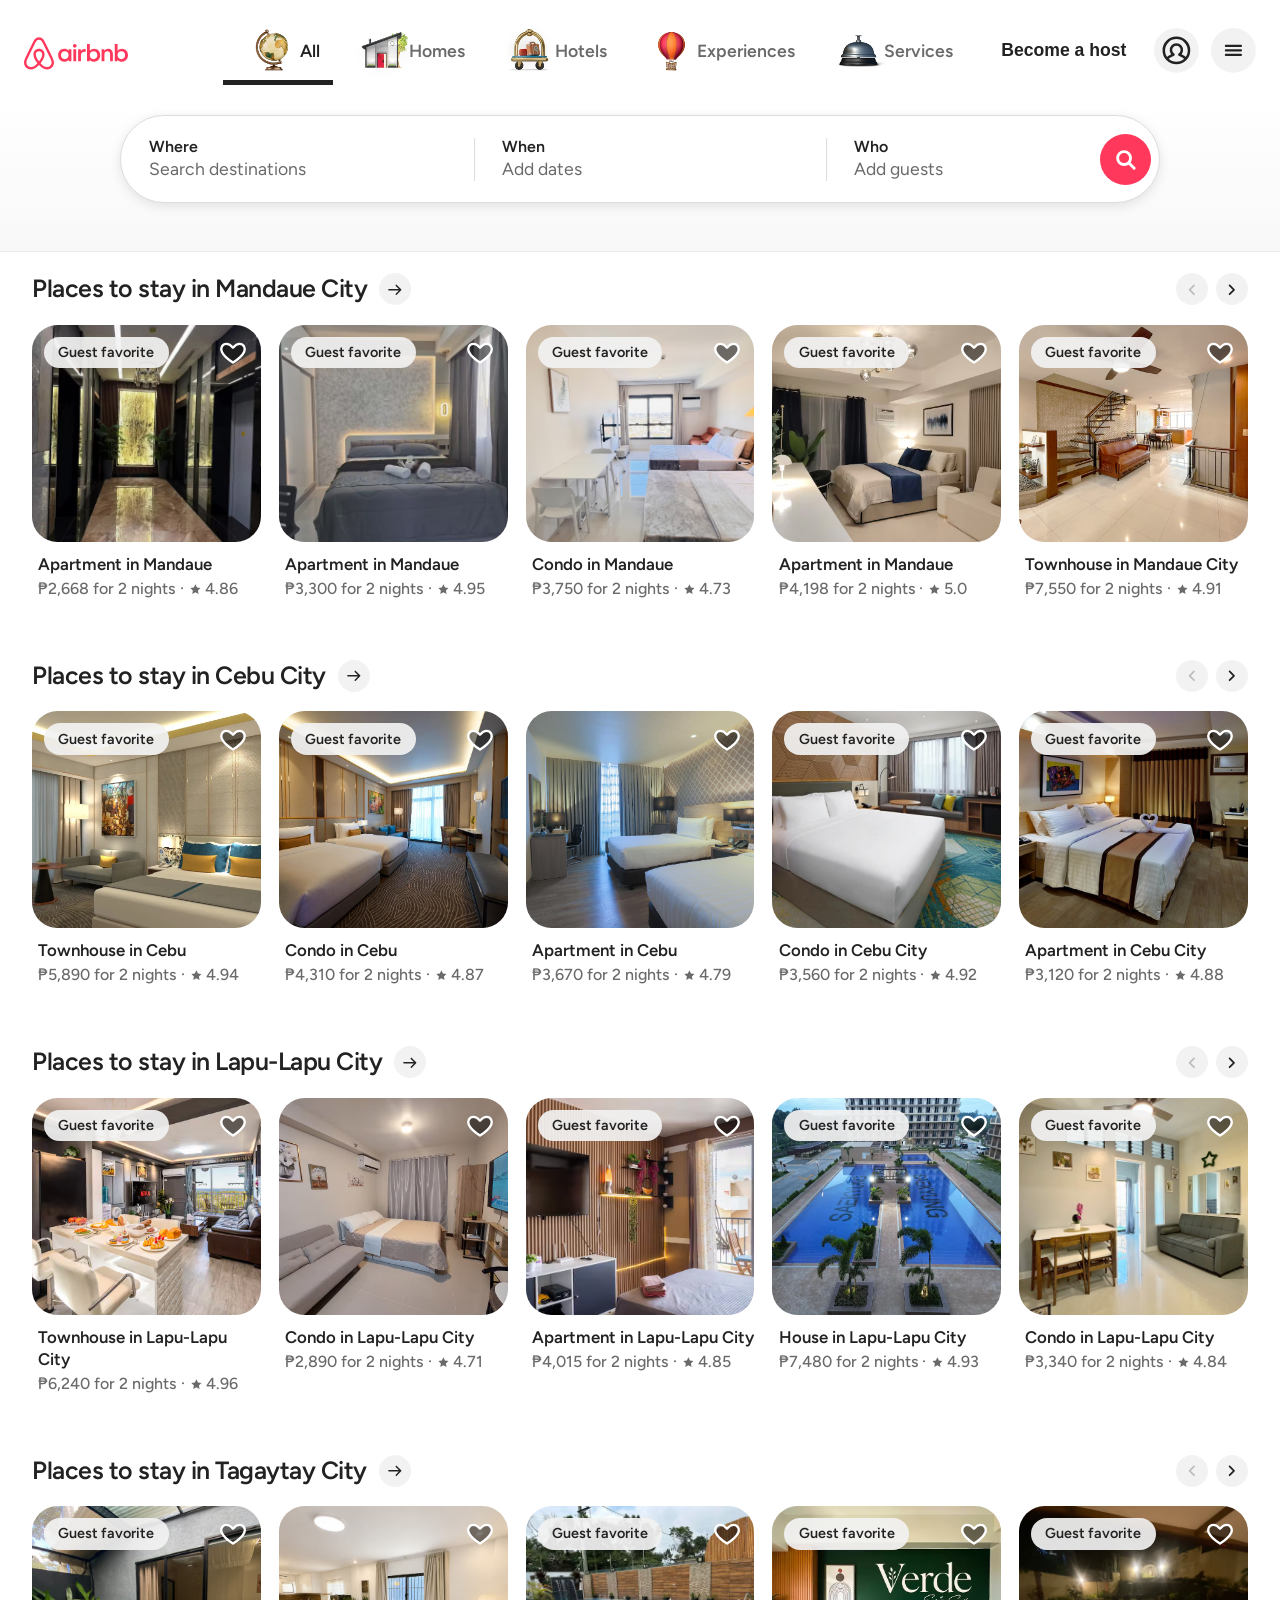
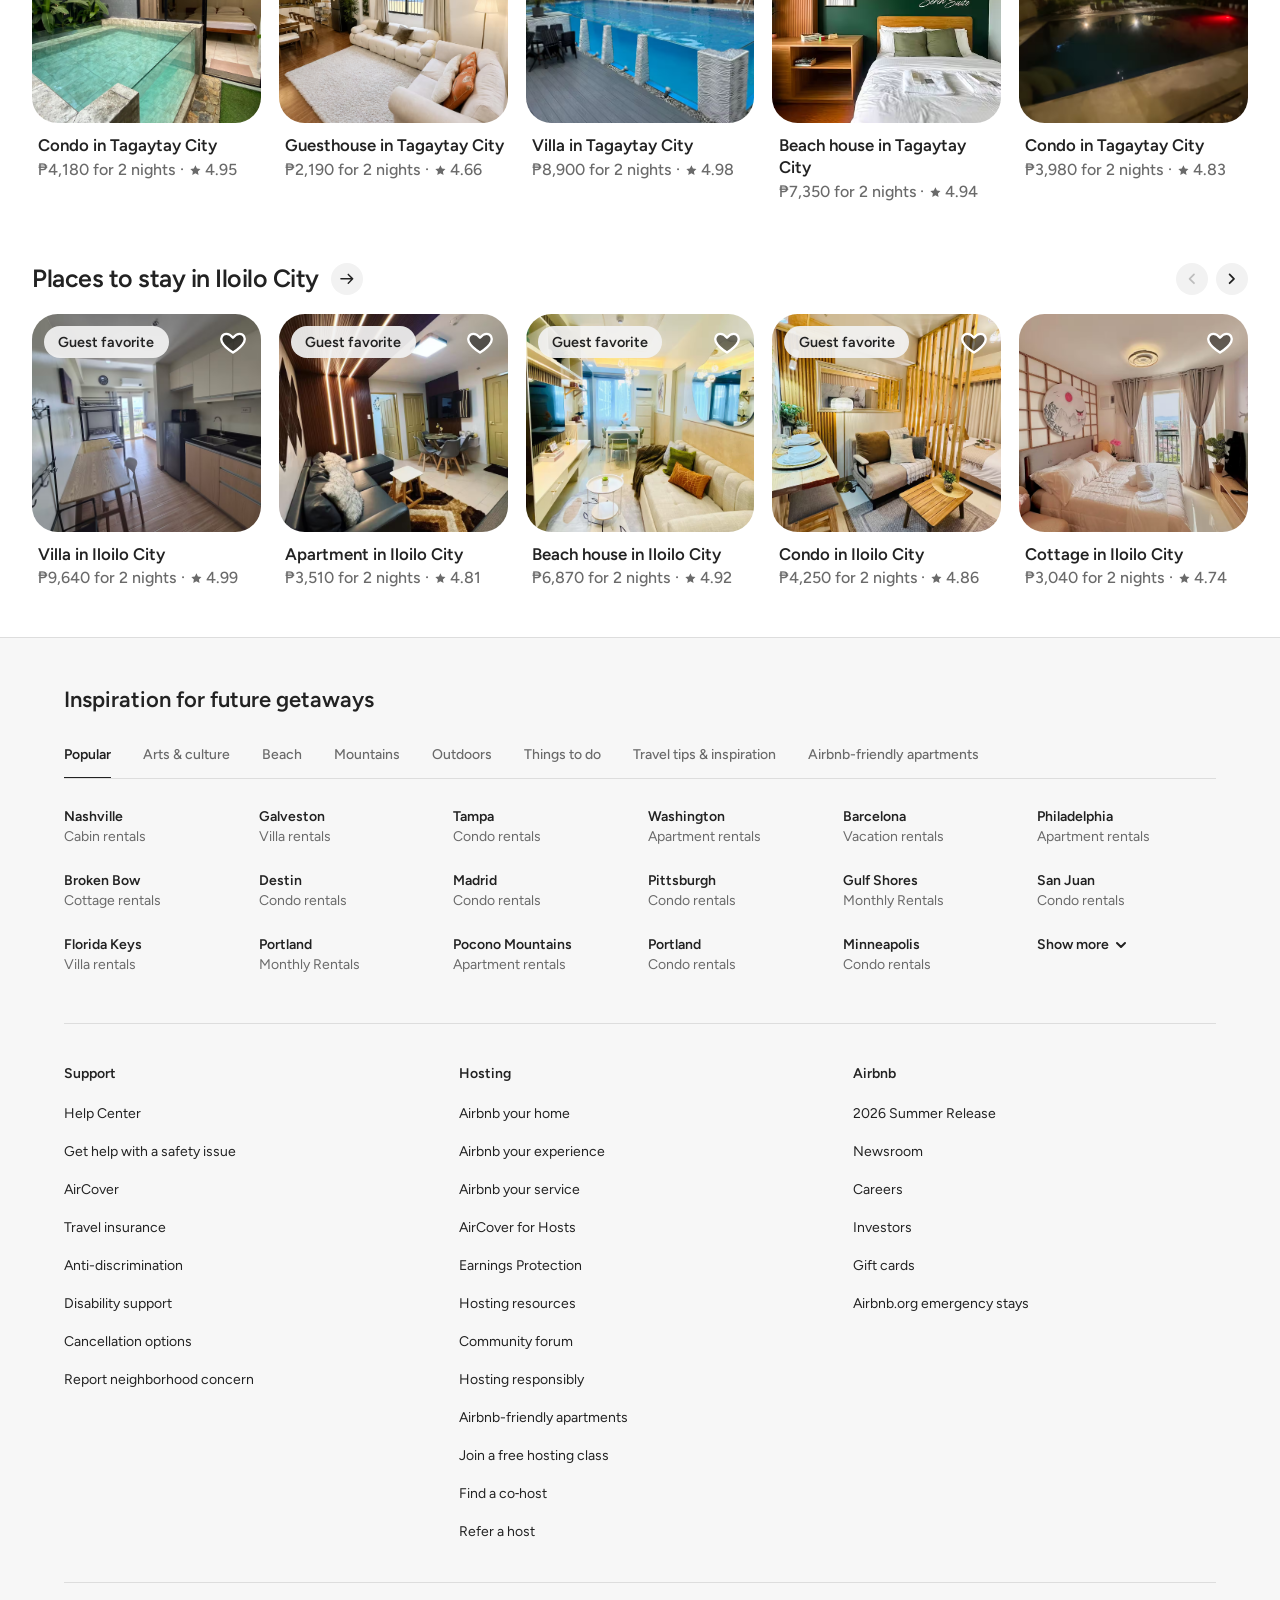
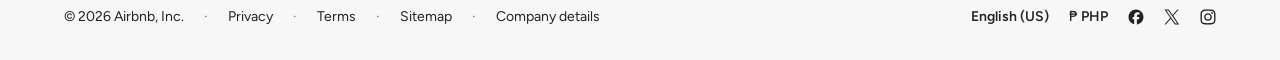
<file: index.html>
<!DOCTYPE html>
<html lang="en">
<head>
    <meta charset="UTF-8">
    <meta name="viewport" content="width=device-width, initial-scale=1.0">
    <title>Airbnb | Vacation rentals, cabins, beach house, & more</title>
    <link rel="preconnect" href="https://fonts.googleapis.com">
    <link rel="preconnect" href="https://fonts.gstatic.com" crossorigin>
    <link href="https://fonts.googleapis.com/css2?family=Figtree:wght@400;500;600;700&display=swap" rel="stylesheet">
    <link rel="icon" type="image/png" href="public/assets/images/tab_icon.png">
    <link rel="stylesheet" href="public/css/main.css">
    <link rel="stylesheet" href="public/css/navbar/navbar.css">
    <link rel="stylesheet" href="public/css/search/search.css">
    <link rel="stylesheet" href="public/css/places/places.css">
    <link rel="stylesheet" href="public/css/footer/footer.css">
    <link rel="stylesheet" href="public/css/navbar/mobile.css">
</head>
<body>
    <header class="hero">
        <div class="navbar">
            <div class="top-navbar">
                <div class="logo">
                    <svg width="102" height="32" viewBox="0 0 3490 1080" style="display: block;"><path d="M1494.71 456.953C1458.28 412.178 1408.46 389.892 1349.68 389.892C1233.51 389.892 1146.18 481.906 1146.18 605.892C1146.18 729.877 1233.51 821.892 1349.68 821.892C1408.46 821.892 1458.28 799.605 1494.71 754.83L1500.95 810.195H1589.84V401.588H1500.95L1494.71 456.953ZM1369.18 736.895C1295.33 736.895 1242.08 683.41 1242.08 605.892C1242.08 528.373 1295.33 474.888 1369.18 474.888C1443.02 474.888 1495.49 529.153 1495.49 605.892C1495.49 682.63 1443.8 736.895 1369.18 736.895ZM1656.11 810.195H1750.46V401.588H1656.11V810.195ZM948.912 666.715C875.618 506.859 795.308 344.664 713.438 184.809C698.623 155.177 670.554 98.2527 645.603 67.8412C609.736 24.1733 556.715 0.779785 502.915 0.779785C449.115 0.779785 396.094 24.1733 360.227 67.8412C335.277 98.2527 307.207 155.177 292.392 184.809C210.522 344.664 130.212 506.859 56.9187 666.715C47.5621 687.769 24.9504 737.675 16.3736 760.289C6.2373 787.581 0.779297 817.213 0.779297 846.845C0.779297 975.509 101.362 1079.22 235.473 1079.22C346.193 1079.22 434.3 1008.26 502.915 934.18C571.53 1008.26 659.638 1079.22 770.357 1079.22C904.468 1079.22 1005.83 975.509 1005.83 846.845C1005.83 817.213 999.593 787.581 989.457 760.289C980.88 737.675 958.268 687.769 948.912 666.715ZM502.915 810.195C447.555 738.455 396.094 649.56 396.094 577.819C396.094 506.079 446.776 470.209 502.915 470.209C559.055 470.209 610.516 508.419 610.516 577.819C610.516 647.22 558.275 738.455 502.915 810.195ZM770.357 998.902C688.362 998.902 618.032 941.557 555.741 872.656C619.966 792.541 690.826 679.121 690.826 577.819C690.826 458.513 598.04 389.892 502.915 389.892C407.79 389.892 315.784 458.513 315.784 577.819C315.784 679.098 386.145 792.478 450.144 872.593C387.845 941.526 317.491 998.902 235.473 998.902C146.586 998.902 81.0898 931.061 81.0898 846.845C81.0898 826.57 84.2087 807.856 91.2261 788.361C98.2436 770.426 120.855 720.52 130.212 701.025C203.505 541.17 282.256 380.534 364.126 220.679C378.941 191.047 403.891 141.921 422.605 119.307C442.877 94.3538 470.947 81.0975 502.915 81.0975C534.883 81.0975 562.953 94.3538 583.226 119.307C601.939 141.921 626.89 191.047 641.704 220.679C723.574 380.534 802.325 541.17 875.618 701.025C884.975 720.52 907.587 770.426 914.604 788.361C921.622 807.856 925.52 826.57 925.52 846.845C925.52 931.061 859.244 998.902 770.357 998.902ZM3285.71 389.892C3226.91 389.892 3175.97 413.098 3139.91 456.953V226.917H3045.56V810.195H3134.45L3140.69 754.83C3177.12 799.605 3226.94 821.892 3285.71 821.892C3401.89 821.892 3489.22 729.877 3489.22 605.892C3489.22 481.906 3401.89 389.892 3285.71 389.892ZM3266.22 736.895C3191.6 736.895 3139.91 682.63 3139.91 605.892C3139.91 529.153 3191.6 474.888 3266.22 474.888C3340.85 474.888 3393.32 528.373 3393.32 605.892C3393.32 683.41 3340.07 736.895 3266.22 736.895ZM2827.24 389.892C2766.15 389.892 2723.56 418.182 2699.37 456.953L2693.13 401.588H2604.24V810.195H2698.59V573.921C2698.59 516.217 2741.47 474.888 2800.73 474.888C2856.87 474.888 2888.84 513.097 2888.84 578.599V810.195H2983.19V566.903C2983.19 457.733 2923.15 389.892 2827.24 389.892ZM1911.86 460.072L1905.62 401.588H1816.73V810.195H1911.08V604.332C1911.08 532.592 1954.74 486.585 2027.26 486.585C2042.85 486.585 2058.44 488.144 2070.92 492.043V401.588C2059.22 396.91 2044.41 395.35 2028.04 395.35C1978.58 395.35 1936.66 421.177 1911.86 460.072ZM2353.96 389.892C2295.15 389.892 2244.21 413.098 2208.15 456.953V226.917H2113.8V810.195H2202.69L2208.93 754.83C2245.36 799.605 2295.18 821.892 2353.96 821.892C2470.13 821.892 2557.46 729.877 2557.46 605.892C2557.46 481.906 2470.13 389.892 2353.96 389.892ZM2334.46 736.895C2259.84 736.895 2208.15 682.63 2208.15 605.892C2208.15 529.153 2259.84 474.888 2334.46 474.888C2409.09 474.888 2461.56 528.373 2461.56 605.892C2461.56 683.41 2408.31 736.895 2334.46 736.895ZM1703.28 226.917C1669.48 226.917 1642.08 254.326 1642.08 288.13C1642.08 321.934 1669.48 349.343 1703.28 349.343C1737.09 349.343 1764.49 321.934 1764.49 288.13C1764.49 254.326 1737.09 226.917 1703.28 226.917Z" fill="currentcolor"></path></svg>
                </div>
                <div class="nav_buttons">

                <div class="nav_button">
                    <a class="btn nav_tab active btn1">
                        <span class="video_container">
                            <video class="nav_icon icon_twirl visible" muted playsinline preload="auto">
                                <source src="public/assets/video/twirl/Globe_Twirl_Off_180px_01.webm" type="video/webm">
                            </video>
                            <video class="nav_icon icon_selected" muted playsinline preload="auto">
                                <source src="public/assets/video/selected/Globe_Selected_180px_01.webm" type="video/webm">
                            </video>
                        </span>
                        <span class="label_span">All</span>
                    </a>
                </div>
                <div class="nav_button">
                    <a class="btn nav_tab btn2">
                        <span class="video_container">
                            <video class="nav_icon icon_twirl visible" muted playsinline preload="auto">
                                <source src="public/assets/video/twirl/house-twirl-selected.webm" type="video/webm">
                            </video>
                            <video class="nav_icon icon_selected" muted playsinline preload="auto">
                                <source src="public/assets/video/selected/house-selected.webm" type="video/webm">
                            </video>
                        </span>
                        <span class="label_span">Homes</span>
                    </a>
                </div>
                <div class="nav_button">
                    <a class="btn nav_tab btn5">
                        <span class="video_container">
                            <video class="nav_icon icon_twirl visible" muted playsinline preload="auto">
                                <source src="public/assets/video/selected/Hotel_Selected_180px_02.webm" type="video/webm">
                            </video>
                            <video class="nav_icon icon_selected" muted playsinline preload="auto">
                                <source src="public/assets/video/selected/Hotel_Selected_180px_02.webm" type="video/webm">
                            </video>
                        </span>
                        <span class="label_span">Hotels</span>
                    </a>
                </div>
                <div class="nav_button">
                    <a class="btn nav_tab btn3">
                        <span class="video_container">
                            <video class="nav_icon icon_twirl visible" muted playsinline preload="auto">
                                <source src="public/assets/video/twirl/balloon-twirl.webm" type="video/webm">
                            </video>
                            <video class="nav_icon icon_selected" muted playsinline preload="auto">
                                <source src="public/assets/video/selected/balloon-selected.webm" type="video/webm">
                            </video>
                        </span>
                        <span class="label_span">Experiences</span>
                    </a>
                </div>
                <div class="nav_button">
                    <a class="btn nav_tab btn4">
                        <span class="video_container">
                            <video class="nav_icon icon_twirl visible" muted playsinline preload="auto">
                                <source src="public/assets/video/twirl/consierge-twirl.webm" type="video/webm">
                            </video>
                            <video class="nav_icon icon_selected" muted playsinline preload="auto">
                                <source src="public/assets/video/selected/consierge-selected.webm" type="video/webm">
                            </video>
                        </span>
                        <span class="label_span">Services</span>
                    </a>
                </div>
            </div>

            <button class="compact_search" type="button" aria-label="Start your search">
                <span class="compact_item compact_where">
                    <video class="compact_icon" muted playsinline preload="auto">
                        <source src="public/assets/video/twirl/house-twirl-selected.webm" type="video/webm">
                    </video>
                    <span class="compact_label">Anywhere</span>
                </span>
                <span class="compact_item compact_label" >Anytime</span>
                <span class="compact_item compact_label">Add guests</span>
                <span class="compact_btn">
                    <svg xmlns="http://www.w3.org/2000/svg" viewBox="0 0 32 32" fill="none" stroke="currentColor" stroke-width="4" stroke-linecap="round" aria-hidden="true">
                        <circle cx="14" cy="14" r="9"/>
                        <line x1="21" y1="21" x2="28" y2="28"/>
                    </svg>
                </span>
            </button>

                <button class="mobile_search" type="button" aria-label="Start your search">
                    <svg viewBox="0 0 32 32" fill="none" stroke="currentColor" stroke-width="4" stroke-linecap="round" aria-hidden="true">
                        <circle cx="14" cy="14" r="9"/>
                        <line x1="21" y1="21" x2="28" y2="28"/>
                    </svg>
                    <span>Start your search</span>
                </button>

            <div class="right_buttons">
                <div class="host_btn">
                    <button class="btn host_text" type="submit" href="views/login.html">Become a host</button>
                </div>
                <div class="profile">
                    <button class="btn" type="button"><svg xmlns="http://www.w3.org/2000/svg" width="48" height="48" viewBox="0 0 32 32" role="img" aria-label="Profile" xmlns:c2pa="http://c2pa.org/manifest"><metadata><c2pa:manifest>[base64]/[base64]/Nj3IBDY5wWhY/[base64]/[base64]/[base64]/[base64]/3cyjxFA3Qo5S46fX0/ihY0VZ7mfb9KF703t5OjWDBWMA4GA1UdDwEB/wQEAwIHgDAVBgNVHSUEDjAMBgorBgEEAYPoXgIBMAwGA1UdEwEB/wQCMAAwHwYDVR0jBBgwFoAUzlHiBIFOZFsj+OPEz5o+nMHXXMIwCgYIKoZIzj0EAwMDZwAwZAIwMXMdFJ4BetLLVY7ORuE9noqbbAZOZn/aArXyTwFAZfKrPzxF2vPoJNf1+UCdg1XGAjBwX1zd9WGqYkqmL5SFqw1QySjr1zJfpJM9+1rdDwSPLMOPOjKuiXjoU/[base64]</c2pa:manifest></metadata>
                        <circle cx="16" cy="16" r="16" fill="#F2F2F2"/>
                        <g fill="none" stroke="#222222" stroke-width="1.8" stroke-linecap="round" stroke-linejoin="round">
                            <circle cx="16" cy="16" r="9"/>
                            <path d="M9.6 21.6C10.6 20.3 12.3 19.9 13.9 19A3.9 3.9 0 1 1 18.1 19C19.7 19.9 21.4 20.3 22.4 21.6"/>
                        </g>
                        </svg>
                    </button>
                </div>
                <div class="burger_bar">
                    <button class="btn" type="button">
                        <svg xmlns="http://www.w3.org/2000/svg" width="48" height="48" viewBox="0 0 32 32" role="img" aria-label="Menu" xmlns:c2pa="http://c2pa.org/manifest"><metadata><c2pa:manifest>[base64]/OVy4UYFLoAAACAY2JvcqVjYWxnZnNoYTI1NmNwYWRNAAAAAAAAAAAAAAAAAGRoYXNoWCAdjZ9RiwzJQADKBQzkGig/[base64]/1kLoByzfpypWshTNU5FQxoXUjcxL1A3T56JjdXJseCpzZWxmI2p1bWJmPWMycGEuYXNzZXJ0aW9ucy9jMnBhLmFjdGlvbnMudjJkaGFzaFggyEsN9tw6Vrdeg+AsrbOWrTq3VD/[base64]/[base64]/3cyjxFA3Qo5S46fX0/ihY0VZ7mfb9KF703t5OjWDBWMA4GA1UdDwEB/wQEAwIHgDAVBgNVHSUEDjAMBgorBgEEAYPoXgIBMAwGA1UdEwEB/wQCMAAwHwYDVR0jBBgwFoAUzlHiBIFOZFsj+OPEz5o+nMHXXMIwCgYIKoZIzj0EAwMDZwAwZAIwMXMdFJ4BetLLVY7ORuE9noqbbAZOZn/aArXyTwFAZfKrPzxF2vPoJNf1+UCdg1XGAjBwX1zd9WGqYkqmL5SFqw1QySjr1zJfpJM9+1rdDwSPLMOPOjKuiXjoU/[base64]/Q0aoMq8DS62r25nmaFZjzwZOrBebHaboZw2RTcMT/6zOhuq00sputiw66tnlk=</c2pa:manifest></metadata>
                        <circle cx="16" cy="16" r="16" fill="#F2F2F2"/>
                        <g stroke="#222222" stroke-width="1.5" stroke-linecap="round">
                            <line x1="10.6" y1="12.8" x2="21.4" y2="12.8"/>
                            <line x1="10.6" y1="16" x2="21.4" y2="16"/>
                            <line x1="10.6" y1="19.2" x2="21.4" y2="19.2"/>
                        </g>
                        </svg>
                    </button>
                </div>
            </div>
            </div>
            <div class="below_selections">
                <div class="search_bar">
                    <div class="search_field search_where">
                        <label class="search_text">
                            <span class="search_label">Where</span>
                            <input class="search_input" type="text" name="where" placeholder="Search destinations" autocomplete="off">
                        </label>
                    </div>
                    <div class="search_field search_when">
                        <label class="search_text">
                            <span class="search_label">When</span>
                            <input class="search_input" type="text" name="when" placeholder="Add dates" autocomplete="off">
                        </label>
                    </div>
                    <div class="search_field search_who">
                        <label class="search_text">
                            <span class="search_label">Who</span>
                            <input class="search_input" type="text" name="who" placeholder="Add guests" autocomplete="off">
                        </label>
                        <button class="search_btn" type="button" aria-label="Search">
                            <svg xmlns="http://www.w3.org/2000/svg" viewBox="0 0 32 32" fill="none" stroke="currentColor" stroke-width="4" stroke-linecap="round" aria-hidden="true">
                                <circle cx="14" cy="14" r="9"/>
                                <line x1="21" y1="21" x2="28" y2="28"/>
                            </svg>
                        </button>
                    </div>
                </div>
            </div>
        </div>
    </header>

    <div data-include="views/places.html"></div>
    <div data-include="views/footer.html"></div>


    <nav class="bottom_bar" aria-label="Main">
        <a class="bottom_item active" href="/index.html">
            <svg viewBox="0 0 32 32" fill="none" stroke="currentColor" stroke-width="2.5" stroke-linecap="round" aria-hidden="true">
                <circle cx="14" cy="14" r="9"/>
                <line x1="21" y1="21" x2="28" y2="28"/>
            </svg>
            <span>Explore</span>
        </a>
        <button class="bottom_item" type="button">
            <svg viewBox="0 0 32 32" fill="none" stroke="currentColor" stroke-width="2.5" stroke-linejoin="round" aria-hidden="true">
                <path d="M16 28C7 21 3 16.5 3 11.5 3 7.9 5.7 5 9.2 5c2.8 0 5.1 1.6 6.8 4 1.7-2.4 4-4 6.8-4C26.3 5 29 7.9 29 11.5c0 5-4 9.5-13 16.5z"/>
            </svg>
            <span>Wishlists</span>
        </button>
        <a class="bottom_item" href="/views/login.html">
            <svg viewBox="0 0 32 32" fill="none" stroke="currentColor" stroke-width="2.5" stroke-linecap="round" stroke-linejoin="round" aria-hidden="true">
                <circle cx="16" cy="16" r="12"/>
                <circle cx="16" cy="13" r="4"/>
                <path d="M8 25c1.5-3 4.4-4.5 8-4.5s6.5 1.5 8 4.5"/>
            </svg>
            <span>Log in</span>
        </a>
    </nav>

    <script src="public/js/navbar.js"></script>
    <script src="public/js/places.js"></script>
    <script src="public/js/footer.js"></script>
</body>
</html>
</file>
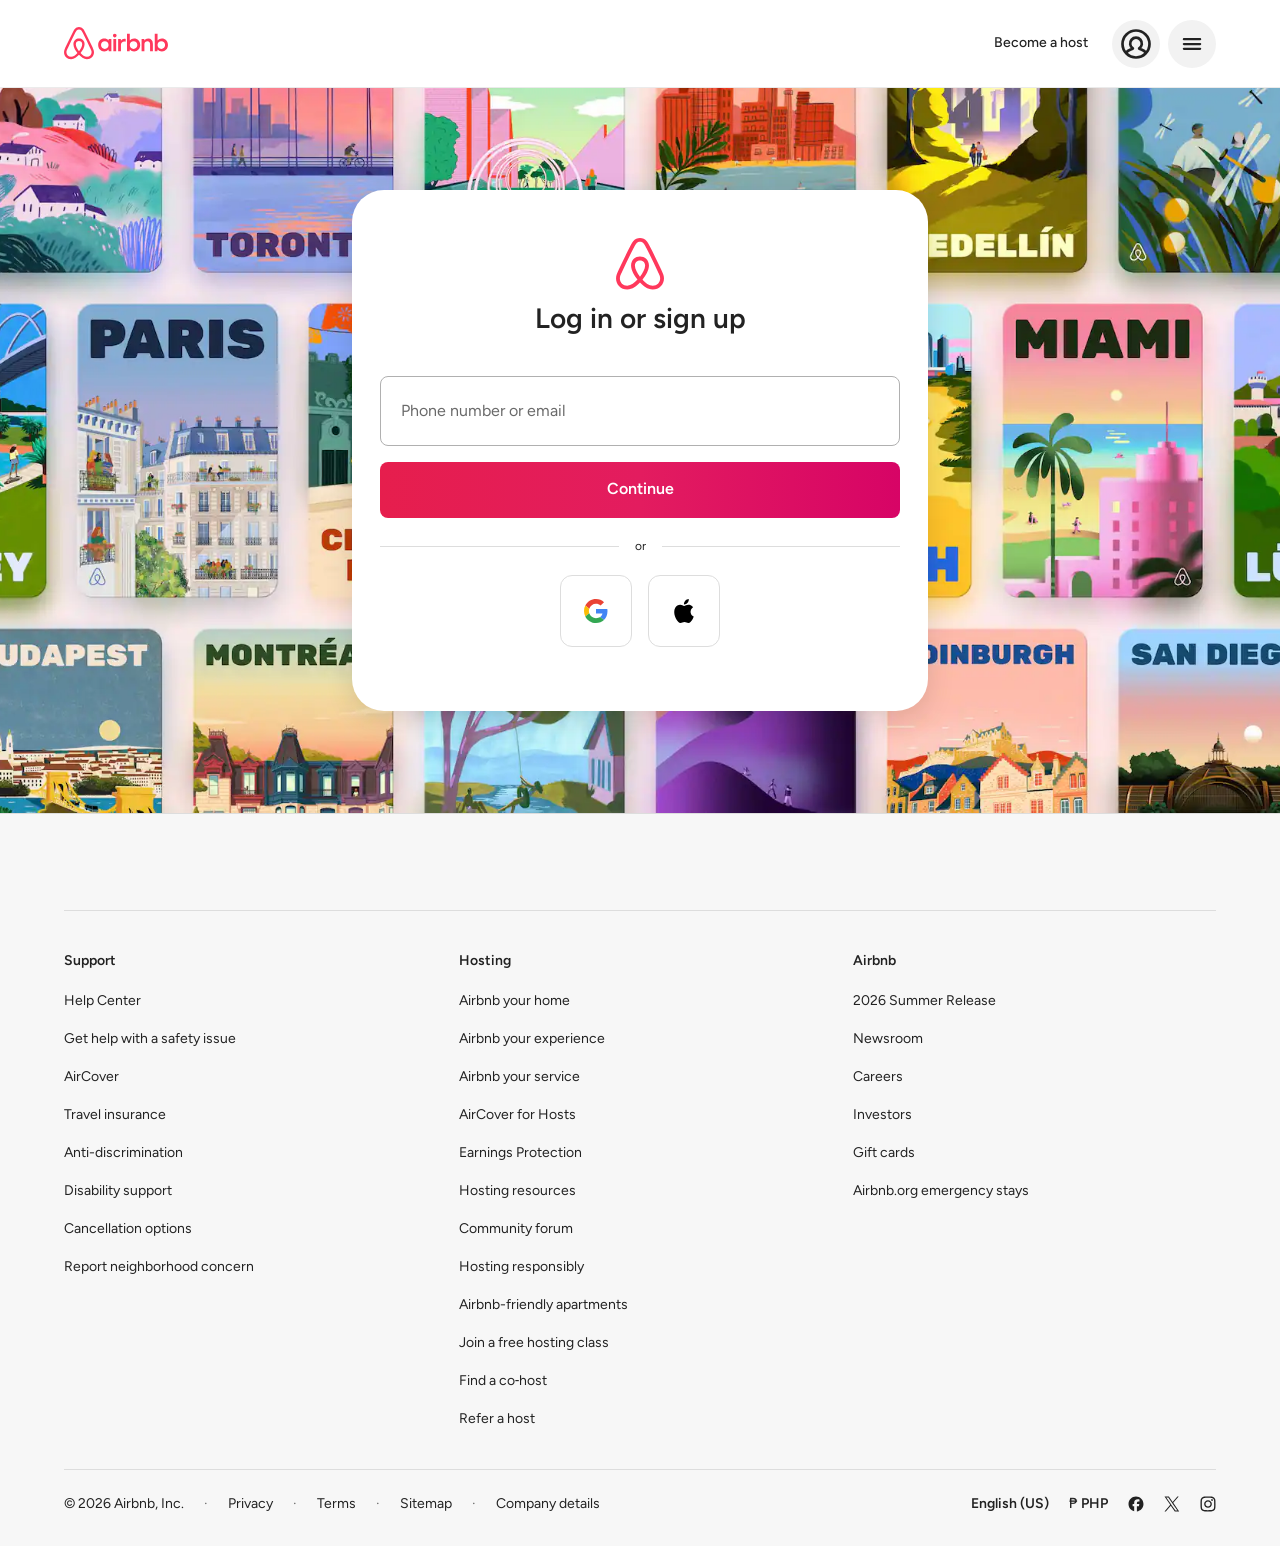
<file: views/login.html>
<!DOCTYPE html>
<html lang="en">
<head>
    <meta charset="UTF-8">
    <meta name="viewport" content="width=device-width, initial-scale=1.0">
    <title>Log In / Sign Up - Airbnb</title>
    <link rel="preconnect" href="https://fonts.googleapis.com">
    <link rel="preconnect" href="https://fonts.gstatic.com" crossorigin>
    <link href="https://fonts.googleapis.com/css2?family=Figtree:wght@400;500;600;700&display=swap" rel="stylesheet">
    <link rel="icon" type="image/png" href="/public/assets/images/tab_icon.png">
    <link rel="stylesheet" href="/public/css/main.css">
    <link rel="stylesheet" href="/public/css/login/login.css">
    <link rel="stylesheet" href="/public/css/footer/footer.css">
    <link rel="stylesheet" href="/public/css/navbar/mobile.css">
</head>
<body class="login_page">
    <svg width="0" height="0" style="position:absolute" aria-hidden="true">
        <defs>
            <path id="airbnb-path" d="M1494.71 456.953C1458.28 412.178 1408.46 389.892 1349.68 389.892C1233.51 389.892 1146.18 481.906 1146.18 605.892C1146.18 729.877 1233.51 821.892 1349.68 821.892C1408.46 821.892 1458.28 799.605 1494.71 754.83L1500.95 810.195H1589.84V401.588H1500.95L1494.71 456.953ZM1369.18 736.895C1295.33 736.895 1242.08 683.41 1242.08 605.892C1242.08 528.373 1295.33 474.888 1369.18 474.888C1443.02 474.888 1495.49 529.153 1495.49 605.892C1495.49 682.63 1443.8 736.895 1369.18 736.895ZM1656.11 810.195H1750.46V401.588H1656.11V810.195ZM948.912 666.715C875.618 506.859 795.308 344.664 713.438 184.809C698.623 155.177 670.554 98.2527 645.603 67.8412C609.736 24.1733 556.715 0.779785 502.915 0.779785C449.115 0.779785 396.094 24.1733 360.227 67.8412C335.277 98.2527 307.207 155.177 292.392 184.809C210.522 344.664 130.212 506.859 56.9187 666.715C47.5621 687.769 24.9504 737.675 16.3736 760.289C6.2373 787.581 0.779297 817.213 0.779297 846.845C0.779297 975.509 101.362 1079.22 235.473 1079.22C346.193 1079.22 434.3 1008.26 502.915 934.18C571.53 1008.26 659.638 1079.22 770.357 1079.22C904.468 1079.22 1005.83 975.509 1005.83 846.845C1005.83 817.213 999.593 787.581 989.457 760.289C980.88 737.675 958.268 687.769 948.912 666.715ZM502.915 810.195C447.555 738.455 396.094 649.56 396.094 577.819C396.094 506.079 446.776 470.209 502.915 470.209C559.055 470.209 610.516 508.419 610.516 577.819C610.516 647.22 558.275 738.455 502.915 810.195ZM770.357 998.902C688.362 998.902 618.032 941.557 555.741 872.656C619.966 792.541 690.826 679.121 690.826 577.819C690.826 458.513 598.04 389.892 502.915 389.892C407.79 389.892 315.784 458.513 315.784 577.819C315.784 679.098 386.145 792.478 450.144 872.593C387.845 941.526 317.491 998.902 235.473 998.902C146.586 998.902 81.0898 931.061 81.0898 846.845C81.0898 826.57 84.2087 807.856 91.2261 788.361C98.2436 770.426 120.855 720.52 130.212 701.025C203.505 541.17 282.256 380.534 364.126 220.679C378.941 191.047 403.891 141.921 422.605 119.307C442.877 94.3538 470.947 81.0975 502.915 81.0975C534.883 81.0975 562.953 94.3538 583.226 119.307C601.939 141.921 626.89 191.047 641.704 220.679C723.574 380.534 802.325 541.17 875.618 701.025C884.975 720.52 907.587 770.426 914.604 788.361C921.622 807.856 925.52 826.57 925.52 846.845C925.52 931.061 859.244 998.902 770.357 998.902ZM3285.71 389.892C3226.91 389.892 3175.97 413.098 3139.91 456.953V226.917H3045.56V810.195H3134.45L3140.69 754.83C3177.12 799.605 3226.94 821.892 3285.71 821.892C3401.89 821.892 3489.22 729.877 3489.22 605.892C3489.22 481.906 3401.89 389.892 3285.71 389.892ZM3266.22 736.895C3191.6 736.895 3139.91 682.63 3139.91 605.892C3139.91 529.153 3191.6 474.888 3266.22 474.888C3340.85 474.888 3393.32 528.373 3393.32 605.892C3393.32 683.41 3340.07 736.895 3266.22 736.895ZM2827.24 389.892C2766.15 389.892 2723.56 418.182 2699.37 456.953L2693.13 401.588H2604.24V810.195H2698.59V573.921C2698.59 516.217 2741.47 474.888 2800.73 474.888C2856.87 474.888 2888.84 513.097 2888.84 578.599V810.195H2983.19V566.903C2983.19 457.733 2923.15 389.892 2827.24 389.892ZM1911.86 460.072L1905.62 401.588H1816.73V810.195H1911.08V604.332C1911.08 532.592 1954.74 486.585 2027.26 486.585C2042.85 486.585 2058.44 488.144 2070.92 492.043V401.588C2059.22 396.91 2044.41 395.35 2028.04 395.35C1978.58 395.35 1936.66 421.177 1911.86 460.072ZM2353.96 389.892C2295.15 389.892 2244.21 413.098 2208.15 456.953V226.917H2113.8V810.195H2202.69L2208.93 754.83C2245.36 799.605 2295.18 821.892 2353.96 821.892C2470.13 821.892 2557.46 729.877 2557.46 605.892C2557.46 481.906 2470.13 389.892 2353.96 389.892ZM2334.46 736.895C2259.84 736.895 2208.15 682.63 2208.15 605.892C2208.15 529.153 2259.84 474.888 2334.46 474.888C2409.09 474.888 2461.56 528.373 2461.56 605.892C2461.56 683.41 2408.31 736.895 2334.46 736.895ZM1703.28 226.917C1669.48 226.917 1642.08 254.326 1642.08 288.13C1642.08 321.934 1669.48 349.343 1703.28 349.343C1737.09 349.343 1764.49 321.934 1764.49 288.13C1764.49 254.326 1737.09 226.917 1703.28 226.917Z" fill="currentColor"/>
        </defs>
    </svg>

    <header class="login_header">
        <a class="login_logo" href="/index.html" aria-label="Airbnb home">
            <svg viewBox="0 0 3490 1080"><use href="#airbnb-path"/></svg>
        </a>
        <div class="login_right">
            <a class="login_host" href="login.html">Become a host</a>
            <button class="login_icon" type="button" aria-label="Profile">
                <svg viewBox="0 0 32 32" role="img">
                    <circle cx="16" cy="16" r="16" fill="#F2F2F2"/>
                    <g fill="none" stroke="#222222" stroke-width="1.8" stroke-linecap="round" stroke-linejoin="round">
                        <circle cx="16" cy="16" r="9"/>
                        <path d="M9.6 21.6C10.6 20.3 12.3 19.9 13.9 19A3.9 3.9 0 1 1 18.1 19C19.7 19.9 21.4 20.3 22.4 21.6"/>
                    </g>
                </svg>
            </button>
            <button class="login_icon" type="button" aria-label="Menu">
                <svg viewBox="0 0 32 32" role="img">
                    <circle cx="16" cy="16" r="16" fill="#F2F2F2"/>
                    <g stroke="#222222" stroke-width="1.5" stroke-linecap="round">
                        <line x1="10.6" y1="12.8" x2="21.4" y2="12.8"/>
                        <line x1="10.6" y1="16" x2="21.4" y2="16"/>
                        <line x1="10.6" y1="19.2" x2="21.4" y2="19.2"/>
                    </g>
                </svg>
            </button>
        </div>
    </header>

    <main class="login_stage">
        <section class="login_card">
            <svg class="login_mark" viewBox="0 0 1006 1080" aria-hidden="true"><use href="#airbnb-path"/></svg>
            <h1 class="login_title">Log in or sign up</h1>

            <form class="login_form" novalidate>
                <label class="login_field">
                    <input class="login_input" type="text" name="identifier" placeholder="Phone number or email" autocomplete="username">
                    <span class="login_error" role="alert"></span>
                </label>
                <button class="login_continue" type="submit">Continue</button>
            </form>

            <div class="login_or"><span>or</span></div>

            <div class="login_social">
                <button class="login_provider" type="button" aria-label="Continue with Google">
                    <svg viewBox="0 0 48 48" aria-hidden="true">
                        <path fill="#EA4335" d="M24 9.5c3.54 0 6.71 1.22 9.21 3.6l6.85-6.85C35.9 2.38 30.47 0 24 0 14.62 0 6.51 5.38 2.56 13.22l7.98 6.19C12.43 13.72 17.74 9.5 24 9.5z"/>
                        <path fill="#4285F4" d="M46.98 24.55c0-1.57-.15-3.09-.38-4.55H24v9.02h12.94c-.58 2.96-2.26 5.48-4.78 7.18l7.73 6c4.51-4.18 7.09-10.36 7.09-17.65z"/>
                        <path fill="#FBBC05" d="M10.53 28.59c-.48-1.45-.76-2.99-.76-4.59s.27-3.14.76-4.59l-7.98-6.19C.92 16.46 0 20.12 0 24c0 3.88.92 7.54 2.56 10.78l7.97-6.19z"/>
                        <path fill="#34A853" d="M24 48c6.48 0 11.93-2.13 15.89-5.81l-7.73-6c-2.15 1.45-4.92 2.3-8.16 2.3-6.26 0-11.57-4.22-13.47-9.91l-7.98 6.19C6.51 42.62 14.62 48 24 48z"/>
                    </svg>
                </button>
                <button class="login_provider" type="button" aria-label="Continue with Apple">
                    <svg viewBox="0 0 24 24" aria-hidden="true">
                        <path fill="#000000" d="M12.152 6.896c-.948 0-2.415-1.078-3.96-1.04-2.04.027-3.91 1.183-4.961 3.014-2.117 3.675-.546 9.103 1.519 12.09 1.013 1.454 2.208 3.09 3.792 3.039 1.52-.065 2.09-.987 3.935-.987 1.831 0 2.35.987 3.96.948 1.637-.026 2.676-1.48 3.676-2.948 1.156-1.688 1.636-3.325 1.662-3.415-.039-.013-3.182-1.221-3.22-4.857-.026-3.04 2.48-4.494 2.597-4.559-1.429-2.09-3.623-2.324-4.39-2.376-2-.156-3.675 1.09-4.61 1.09zM15.53 3.83c.843-1.012 1.4-2.427 1.245-3.83-1.207.052-2.662.805-3.532 1.818-.78.896-1.454 2.338-1.273 3.714 1.338.104 2.715-.688 3.559-1.701"/>
                    </svg>
                </button>
            </div>
        </section>
    </main>

    <div data-include="/views/footer2.html"></div>
    

    <nav class="bottom_bar" aria-label="Main">
        <a class="bottom_item" href="/index.html">
            <svg viewBox="0 0 32 32" fill="none" stroke="currentColor" stroke-width="2.5" stroke-linecap="round" aria-hidden="true">
                <circle cx="14" cy="14" r="9"/>
                <line x1="21" y1="21" x2="28" y2="28"/>
            </svg>
            <span>Explore</span>
        </a>
        <button class="bottom_item" type="button">
            <svg viewBox="0 0 32 32" fill="none" stroke="currentColor" stroke-width="2.5" stroke-linejoin="round" aria-hidden="true">
                <path d="M16 28C7 21 3 16.5 3 11.5 3 7.9 5.7 5 9.2 5c2.8 0 5.1 1.6 6.8 4 1.7-2.4 4-4 6.8-4C26.3 5 29 7.9 29 11.5c0 5-4 9.5-13 16.5z"/>
            </svg>
            <span>Wishlists</span>
        </button>
        <a class="bottom_item active" href="/views/login.html">
            <svg viewBox="0 0 32 32" fill="none" stroke="currentColor" stroke-width="2.5" stroke-linecap="round" stroke-linejoin="round" aria-hidden="true">
                <circle cx="16" cy="16" r="12"/>
                <circle cx="16" cy="13" r="4"/>
                <path d="M8 25c1.5-3 4.4-4.5 8-4.5s6.5 1.5 8 4.5"/>
            </svg>
            <span>Log in</span>
        </a>
    </nav>

    <script src="/public/js/login.js"></script>
    <script src="/public/js/footer.js"></script>
</body>
</html>
</file>
<file: public/css/main.css>
:root {
    --palette-grey0: #FFFFFF;
    --page-max-width: 1760px;
    --page-gutter: clamp(1.5rem, 5vw, 5rem);
}

body {
    overflow-anchor: none;
}

.container,
.places {
    width: 100%;
    max-width: var(--page-max-width);
    margin-inline: auto;
    padding-inline: var(--page-gutter);
}

* {
    box-sizing: border-box;
    margin: 0;
    padding: 0;
}

body {
    font-family: "Figtree", -apple-system, BlinkMacSystemFont, "Segoe UI", Roboto, sans-serif;
    font-size: 0.875rem;
    line-height: 1.43;
    color: #222222;
    background-color: #fff;
    margin: 0;
    -webkit-font-smoothing: antialiased;
    -moz-osx-font-smoothing: grayscale;
    font-synthesis: none;
}

.logo {
    flex: 1 1 0;
    display: flex;
    justify-content: flex-start;
}

.logo svg {
    width: 6.5rem;
    height: auto;
    color: #FF385C;
}

.btn {
    outline: none;
    appearance: none;
    border: none;
    background: none;
    cursor: pointer;
    font-size: 0.875rem;
    font-weight: 500;
}
</file>
<file: public/css/navbar/navbar.css>
:root {
    --main-size: clamp(2rem, 6vw, 6.1rem);
    --nav_tab_size: clamp(3.75rem, 4vw, 5.1rem);
}

.navbar {
    background: var(--search-input_background, linear-gradient(180deg, var(--palette-grey0) 39.9%, var(--f8f8f8, #f8f8f8) 100%));
    display: flex;
    flex-direction: column;
    align-items: stretch;
    padding-inline: calc(max(
        var(--page-gutter),
        calc((100% - var(--page-max-width)) / 2 + var(--page-gutter))
    ) - 40px);
}

.top-navbar {
    display: flex;
    margin-top: 1rem;
    align-items: center;
    justify-content: space-between;
    gap: clamp(0.25rem, 1.5vw, 1.5rem);
}

.nav_buttons {
    display: flex;
    justify-content: center;
    align-items: flex-end;
    flex: 0 1 auto;
    flex-wrap: wrap;
    min-width: 0;
    position: relative;
}

.nav_indicator {
    position: absolute;
    top: 0;
    left: 0;
    height: 5px;
    width: 0;
    background: #222222;
    pointer-events: none;
    opacity: 0;
}

.nav_indicator.ready {
    opacity: 1;
}

.nav_indicator.animate {
    transition: transform 0.35s cubic-bezier(0.4, 0, 0.2, 1), width 0.35s cubic-bezier(0.4, 0, 0.2, 1);
}

.nav_button {
    flex: 0 0 auto;
}

.right_buttons {
    display: flex;
    justify-content: flex-end;
    flex: 1 1 0;
    gap: clamp(0.25rem, 1vw, 0.75rem);
}

.host_btn .btn {
    white-space: nowrap;
}

.profile svg,
.burger_bar svg {
    display: block;
    width: clamp(2.25rem, 3.5vw, 3rem);
    height: auto;
}

.nav_tab {
    display: inline-flex;
    align-items: center;
    gap: clamp(0.125rem, 0.5vw, 0.5rem);
    padding: 0 clamp(0.25rem, 1vw, 1rem);
    color: #6a6a6a;
    font-weight: 500;
    transition: color 0.2s ease-in-out;
}

.nav_tab:hover {
    color: #222222;
}

.nav_tab.active {
    color: #222222;
    font-weight: 500;
}

.video_container {
    display: flex;
    flex: 0 0 auto;
    position: relative;
    width: var(--main-size);
    transform: scale(0.01);
    transform-origin: center;
    transition: transform 0.5s cubic-bezier(0.22, 1, 0.36, 1);
}

.video_container.grown {
    transform: scale(1);
}

.video_container:hover {
    transform: scale(1.1);
}

.nav_tab:has(.label_span:hover) .video_container {
    transform: scale(1.1);
}

.label_span {
    margin-left: calc(var(--main-size) * -0.25);
    font-size: clamp(0.85rem, 1.1vw + 0.4rem, 1.1rem);
    font-weight: 600;
    white-space: nowrap;
    color: inherit;
}

.nav_icon {
    width: var(--main-size);
    object-fit: contain;
    pointer-events: none;
    opacity: 0;
}

.nav_icon.visible {
    opacity: 1;
}

.icon_selected {
    position: absolute;
    top: 0;
    left: 0;
    height: 100%;
    transition: transform 0.2s ease-in-out;
}

.nav_icon:hover {
    transform: scale(1.1);
}

.host_btn .host_text {
    font-size: clamp(0.85rem, 1.1vw + 0.4rem, 1.1rem);
    font-weight: bold;
    color: inherit;
    padding: 0.75rem 1rem;
    border-radius: 999px;
    transition: background-color 0.2s ease-in-out;
}

.host_btn .host_text:hover {
    background-color: #f2f2f2;
}

.hero {
    position: relative;
}

.navbar {
    position: fixed;
    top: 0;
    left: 0;
    right: 0;
    z-index: 1000;
    transition: box-shadow 0.25s ease;
}

.top-navbar {
    position: relative;
}

.nav_buttons {
    transition: opacity 0.2s ease, transform 0.25s ease, visibility 0.2s;
}

.below_selections {
    max-height: 10rem;
    transition: max-height 0.25s ease, opacity 0.2s ease, transform 0.25s ease, padding 0.25s ease;
}

.compact_search {
    position: absolute;
    left: 50%;
    top: 40%;
    display: flex;
    align-items: center;
    height: 3rem;
    padding: 0 0.5rem 0 0.25rem;
    border: 1px solid #dddddd;
    border-radius: 999px;
    background: #ffffff;
    color: #222222;
    font: inherit;
    font-size: 0.875rem;
    font-weight: 500;
    cursor: pointer;
    box-shadow: 0 1px 2px rgba(0, 0, 0, 0.08), 0 4px 12px rgba(0, 0, 0, 0.05);
    opacity: 0;
    visibility: hidden;
    pointer-events: none;
    transform: translate(-50%, -30%) scale(0.9);
    transition: opacity 0.2s ease, transform 0.25s ease, visibility 0.2s;
    z-index: 1001;
}

.compact_item {
    display: flex;
    align-items: center;
    gap: 0.25rem;
    padding: 0 1rem;
    line-height: 1.5rem;
    white-space: nowrap;
}

.compact_where {
    padding-left: 0.5rem;
}

.compact_item + .compact_item {
    border-left: 1px solid #dddddd;
}

.compact_icon {
    width: 3rem;
    height: 3rem;
    object-fit: contain;
}

.compact_btn {
    display: grid;
    place-items: center;
    width: 2rem;
    height: 2rem;
    border-radius: 50%;
    background: #ff385c;
    color: #ffffff;
}

.compact_btn svg {
    width: 0.875rem;
    height: 0.875rem;
}

.hero.scrolled .navbar {
    background: #ffffff;
    border-bottom: 1px solid #ebebeb;
}

.hero.scrolled .nav_buttons {
    opacity: 0;
    visibility: hidden;
    pointer-events: none;
    transform: translateY(-0.5rem) scale(0.9);
}

.hero.scrolled .below_selections {
    max-height: 0;
    padding-block: 0;
    overflow: hidden;
    opacity: 0;
    pointer-events: none;
    transform: translateY(-1rem);
}

.hero.scrolled .compact_search {
    opacity: 1;
    visibility: visible;
    pointer-events: auto;
    transform: translate(-50%, -50%) scale(1);
}

.compact_label {
    font-size: 1rem;
    font-weight: 600;
}

@media (max-width: 1125px) {
    .host_btn {
        display: none;
    }

    .btn {
        text-align: center;
        /* display: block; */
        place-items: center;
        flex-direction: column;
    }

    .nav_button {
        margin: 10px 0;
    }
}
</file>
<file: public/css/search/search.css>
.navbar {
    border-bottom: 1px solid #ebebeb;
}

.below_selections {
    display: flex;
    justify-content: center;
    width: 100%;
    padding: clamp(0.5rem, 2vw, 1.5rem) 0 clamp(1.25rem, 4vw, 3.5rem);
}

.search_bar {
    display: flex;
    align-items: stretch;
    width: min(100%, 65rem);
    height: clamp(3.5rem, 7vw, 5.5rem);
    background: #ffffff;
    border: 1px solid #dddddd;
    border-radius: 999px;
    margin: 0 20px;
    box-shadow: 0 3px 12px rgba(0, 0, 0, 0.1);
}

.search_field {
    display: flex;
    align-items: center;
    justify-content: space-between;
    flex: 1 1 0;
    min-width: 0;
    gap: 0.5rem;
    padding: 0 clamp(0.75rem, 2.5vw, 1.75rem);
    position: relative;
    border-radius: 999px;
    cursor: pointer;
    transition: background-color 0.2s ease-in-out;
}


.search_who {
    padding-right: clamp(0.4rem, 1vw, 0.5rem);
}

.search_field + .search_field::before {
    content: "";
    position: absolute;
    left: 0;
    top: 25%;
    height: 50%;
    width: 1px;
    background: #dddddd;
    transition: opacity 0.2s ease-in-out;
}

.search_field:hover {
    background: #ebebeb;
}

.search_field:focus-within {
    background: #ffffff;
    box-shadow: 0 3px 12px rgba(0, 0, 0, 0.18);
    z-index: 1;
}

.search_field:hover::before,
.search_field:focus-within::before,
.search_field:hover + .search_field::before,
.search_field:focus-within + .search_field::before {
    opacity: 0;
}

.search_text {
    display: flex;
    flex-direction: column;
    justify-content: center;
    flex: 1 1 auto;
    min-width: 0;
    cursor: pointer;
}

.search_label {
    font-size: clamp(0.7rem, 1.5vw + 0.5rem, 1rem);
    font-weight: 600;
    line-height: 1.2;
    color: #222222;
}

.search_input {
    width: 100%;
    min-width: 0;
    padding: 0;
    border: none;
    outline: none;
    background: transparent;
    font: inherit;
    font-size: clamp(0.8rem, 1.6vw + 0.55rem, 1.1rem);
    color: #222222;
    text-overflow: ellipsis;
    cursor: pointer;
}

.search_input:focus {
    cursor: text;
}

.search_input::placeholder {
    color: #6a6a6a;
    opacity: 1;
}

.search_btn {
    display: flex;
    align-items: center;
    justify-content: center;
    flex: 0 0 auto;
    width: clamp(2.5rem, 4vw, 4rem);
    aspect-ratio: 1;
    padding: 0;
    border: none;
    border-radius: 50%;
    background: #ff385c;
    color: #ffffff;
    cursor: pointer;
    transition: background-color 0.2s ease-in-out;
}

.search_btn:hover {
    background: #e31c5f;
}

.search_btn svg {
    width: 45%;
    height: 45%;
}
</file>
<file: public/css/places/places.css>
.places {
    --gap: clamp(0.75rem, 1.4vw, 1.25rem);
    --per-view: 6;
    --brand: #ff385c;
    padding: clamp(2rem, 3vw, 4.5rem) clamp(0.75rem, 3vw, 2rem) clamp(1.5rem, 3vw, 3rem);
    background: #ffffff;
    color: #222222;
}

.place_section + .place_section {
    margin-top: clamp(2rem, 4vw, 3.5rem);
}

.place_head {
    display: flex;
    align-items: center;
    justify-content: space-between;
    gap: 1rem;
    margin-bottom: clamp(0.75rem, 1.5vw, 1.25rem);
}

.place_heading {
    display: flex;
    align-items: center;
    gap: 0.75rem;
    margin: 0;
    font-size: clamp(1.25rem, 1.2vw + 0.6rem, 2rem);
    font-weight: 600;
    letter-spacing: -0.02em;
    line-height: 1.2;
}

.place_more,
.place_arrow {
    display: grid;
    place-items: center;
    flex: 0 0 auto;
    width: clamp(2rem, 2.4vw, 2.5rem);
    aspect-ratio: 1;
    padding: 0;
    border: 0;
    border-radius: 50%;
    background: #f2f2f2;
    color: #222222;
    font: inherit;
    cursor: pointer;
    transition: background-color 0.2s ease-in-out, transform 0.2s ease-in-out;
}

.place_more svg,
.place_arrow svg {
    width: 55%;
    height: 55%;
}

.place_more:hover,
.place_arrow:hover:not(:disabled) {
    background: #e6e6e6;
    transform: scale(1.06);
}

.place_arrow:disabled {
    color: #bdbdbd;
    cursor: default;
}

.place_arrows {
    display: flex;
    gap: 0.5rem;
}

.place_track {
    display: flex;
    gap: var(--gap);
    overflow-x: auto;
    scroll-snap-type: x proximity;
    scrollbar-width: none;
    padding-bottom: 0.5rem;
}

.place_track::-webkit-scrollbar {
    display: none;
}

.place_card {
    flex: 0 0 calc((100% - (var(--per-view) - 1) * var(--gap)) / var(--per-view));
    min-width: 0;
    scroll-snap-align: start;
}

.place_media {
    position: relative;
    aspect-ratio: 1 / 0.95;
    border-radius: clamp(1rem, 2vw, 1.75rem);
    overflow: hidden;
    background: #ebebeb;
}

.place_image {
    display: block;
    width: 100%;
    height: 100%;
    object-fit: cover;
}

.place_badge {
    position: absolute;
    top: 0.75rem;
    left: 0.75rem;
    padding: 0.35rem 0.9rem;
    border-radius: 999px;
    background: rgba(242, 242, 242, 0.92);
    font-size: clamp(0.75rem, 0.4vw + 0.6rem, 0.9rem);
    font-weight: 600;
    white-space: nowrap;
}

.place_heart {
    position: absolute;
    top: 0.6rem;
    right: 0.6rem;
    display: grid;
    place-items: center;
    width: 2.25rem;
    aspect-ratio: 1;
    padding: 0;
    border: 0;
    background: transparent;
    cursor: pointer;
    transition: transform 0.2s ease-in-out;
}

.place_heart:hover {
    transform: scale(1.1);
}

.place_heart svg {
    width: 1.75rem;
    height: 1.75rem;
    fill: rgba(0, 0, 0, 0.5);
    stroke: #ffffff;
    stroke-width: 2;
    stroke-linejoin: round;
}

.place_heart.active svg {
    fill: var(--brand);
}

.place_title {
    margin: 0.75rem 0 0 0.4rem;
    font-size: clamp(0.9rem, 0.5vw + 0.75rem, 1.05rem);
    font-weight: 600;
    line-height: 1.3;
}

.place_meta {
    display: flex;
    flex-wrap: wrap;
    align-items: center;
    gap: 0.3rem;
    margin: 0.125rem 0 0 0.4rem;
    color: #6a6a6a;
    font-size: clamp(0.85rem, 0.5vw + 0.7rem, 1rem);
    font-weight: 500;
}

.place_rating {
    display: inline-flex;
    align-items: center;
    gap: 0.2rem;
}

.place_rating svg {
    width: 0.8em;
    height: 0.8em;
    fill: currentColor;
}

@media (max-width: 1400px) {
    .places {
        --per-view: 5;
    }
}

@media (max-width: 1150px) {
    .places {
        --per-view: 4;
    }
}

@media (max-width: 900px) {
    .places {
        --per-view: 3;
    }
}

@media (max-width: 640px) {
    .places {
        --per-view: 2;
    }

    .place_arrows {
        display: none;
    }
}

.place_see_all {
    flex: 0 0 calc((100% - (var(--per-view) - 1) * var(--gap)) / var(--per-view));
    align-self: flex-start;
    aspect-ratio: 1 / 0.95;
    min-width: 0;
    scroll-snap-align: start;
    display: flex;
    flex-direction: column;
    align-items: center;
    justify-content: center;
    gap: clamp(0.75rem, 1.5vw, 1.5rem);
    border-radius: clamp(1rem, 2vw, 1.75rem);
    background: #ffffff;
    box-shadow: 0 1px 3px rgba(0, 0, 0, 0.1), 0 6px 16px rgba(0, 0, 0, 0.08);
    color: #222222;
}

.place_see_all_stack {
    position: relative;
    width: 62%;
    aspect-ratio: 1.15;
    transition: transform 0.3s ease-in-out;
}

.place_see_all_img {
    position: absolute;
    width: 52%;
    aspect-ratio: 1;
    object-fit: cover;
    border-radius: 14%;
    background: #e4e4e4;
    box-shadow: 0 2px 8px rgba(0, 0, 0, 0.3);
    transform: scale(0) rotate(var(--rot));
    transition: transform 0.6s cubic-bezier(0.34, 1.56, 0.64, 1) var(--delay);
    border: 4px solid #ffffff;
}

.place_see_all.in_view .place_see_all_img {
    transform: scale(1) rotate(var(--rot));
}

.place_see_all_img_1 {
    --rot: 4deg;
    --delay: 0s;
    top: 0;
    left: 28%;
    z-index: 1;
}

.place_see_all_img_2 {
    --rot: -8deg;
    --delay: 0.12s;
    bottom: 0;
    left: 0;
    z-index: 3;
}

.place_see_all_img_3 {
    --rot: 8deg;
    --delay: 0.24s;
    bottom: 6%;
    right: 0;
    z-index: 2;
}

.place_see_all_text {
    font-size: clamp(0.95rem, 0.5vw + 0.8rem, 1.1rem);
    font-weight: 600;
}

@media (prefers-reduced-motion: reduce) {
    .place_see_all_img {
        transition: none;
        transform: scale(1) rotate(var(--rot));
    }
}
</file>
<file: public/css/footer/footer.css>
.footer {
    background: #f7f7f7;
    border-top: 1px solid #dddddd;
    color: #222222;
    padding-block: 3rem 2rem;
    padding-inline: max(
        var(--page-gutter),
        calc((100% - var(--page-max-width)) / 2 + var(--page-gutter))
    );
}

.footer a {
    color: inherit;
    text-decoration: none;
}

.footer a:hover {
    text-decoration: underline;
}

.footer_heading {
    font-size: 1.375rem;
    font-weight: 600;
    line-height: 1.25;
    margin-bottom: 1.25rem;
}

.footer_tabs {
    display: flex;
    gap: 2rem;
    border-bottom: 1px solid #dddddd;
    overflow-x: auto;
    scrollbar-width: none;
}

.footer_tabs::-webkit-scrollbar {
    display: none;
}

.footer_tab {
    flex: none;
    appearance: none;
    background: none;
    border: none;
    border-bottom: 2px solid transparent;
    margin-bottom: -1px;
    padding: 0.75rem 0;
    font: inherit;
    font-weight: 500;
    color: #6a6a6a;
    cursor: pointer;
    white-space: nowrap;
    transition: color 0.15s ease, border-color 0.15s ease;
}

.footer_tab:hover {
    color: #222222;
}

.footer_tab.active {
    color: #222222;
    font-weight: 600;
    border-bottom-color: #222222;
}

.footer_grid {
    display: grid;
    grid-template-columns: repeat(6, minmax(0, 1fr));
    gap: 1.5rem 1rem;
    list-style: none;
    padding-top: 1.75rem;
}

.footer_place {
    display: flex;
    flex-direction: column;
}

.footer_place_title {
    font-weight: 600;
    color: #222222;
}

.footer_place_type {
    color: #6a6a6a;
}

.footer_more {
    display: inline-flex;
    align-items: center;
    gap: 0.375rem;
    appearance: none;
    background: none;
    border: none;
    padding: 0;
    font: inherit;
    font-weight: 600;
    color: #222222;
    cursor: pointer;
}

.footer_more svg {
    width: 0.75rem;
    height: 0.75rem;
    transition: transform 0.2s ease;
}

.footer_more.expanded svg {
    transform: rotate(180deg);
}

.footer_links {
    display: grid;
    grid-template-columns: repeat(3, minmax(0, 1fr));
    gap: 2rem;
    margin-top: 3rem;
    padding-top: 2.5rem;
    border-top: 1px solid #dddddd;
}

.footer_column h3 {
    font-size: 0.875rem;
    font-weight: 600;
    margin-bottom: 1.25rem;
}

.footer_column ul {
    display: flex;
    flex-direction: column;
    gap: 1.125rem;
    list-style: none;
}

.footer_bottom {
    display: flex;
    flex-wrap: wrap;
    justify-content: space-between;
    align-items: center;
    gap: 1rem;
    margin-top: 2.5rem;
    padding-top: 1.5rem;
    border-top: 1px solid #dddddd;
}

.footer_legal,
.footer_locale {
    display: flex;
    flex-wrap: wrap;
    align-items: center;
    gap: 0.5rem 1.25rem;
}

.footer_legal > * + *::before {
    content: "\00b7";
    margin-right: 1.25rem;
    color: #6a6a6a;
}

.footer_locale a {
    font-weight: 600;
}

@media (max-width: 1200px) {
    .footer_grid {
        grid-template-columns: repeat(4, minmax(0, 1fr));
    }
}

@media (max-width: 900px) {
    .footer_grid {
        grid-template-columns: repeat(3, minmax(0, 1fr));
    }

    .footer_links {
        grid-template-columns: repeat(2, minmax(0, 1fr));
    }
}

@media (max-width: 600px) {
    .footer_grid {
        grid-template-columns: repeat(2, minmax(0, 1fr));
    }

    .footer_links {
        grid-template-columns: 1fr;
    }
}
</file>
<file: public/css/navbar/mobile.css>
.mobile_search,
.bottom_bar {
    display: none;
}

@media (max-width: 500px) {
    body {
        padding-bottom: 4rem;
    }

    .navbar {
        background: #ffffff;
        border-bottom: 1px solid #ebebeb;
        padding-inline: 1rem;
    }

    .top-navbar {
        flex-wrap: wrap;
        gap: 0.75rem;
        margin-top: 0;
        padding-block: 0.75rem;
    }

    .logo,
    .right_buttons,
    .hero .compact_search,
    .hero .below_selections,
    .nav_indicator {
        display: none;
    }

    .mobile_search {
        order: 1;
        flex: 0 0 100%;
        display: flex;
        align-items: center;
        justify-content: center;
        gap: 0.5rem;
        height: 3rem;
        border: 1px solid #dddddd;
        border-radius: 999px;
        background: #ffffff;
        color: #222222;
        font: inherit;
        font-size: 0.875rem;
        font-weight: 600;
        box-shadow: 0 2px 8px rgba(0, 0, 0, 0.1);
        cursor: pointer;
    }

    .mobile_search svg {
        width: 0.875rem;
        height: 0.875rem;
    }

    .hero .nav_buttons,
    .hero.scrolled .nav_buttons {
        order: 2;
        flex: 0 0 100%;
        min-width: 0;
        display: flex;
        flex-wrap: nowrap;
        justify-content: flex-start;
        gap: 0.5rem;
        overflow-x: auto;
        scrollbar-width: none;
        opacity: 1;
        visibility: visible;
        pointer-events: auto;
        transform: none;
    }

    .nav_button {
        flex: none;
    }

    .nav_tab {
        display: inline-flex;
        flex-direction: row;
        align-items: center;
        gap: 0.25rem;
        padding: 0.375rem 0.75rem 0.375rem 0.5rem;
        border: 1px solid #dddddd;
        border-radius: 999px;
        background: #ffffff;
        font-size: 0.75rem;
        font-weight: 500;
        white-space: nowrap;
    }

    .nav_tab.active {
        background: #f2f2f2;
        border-color: #222222;
    }

    .bottom_bar {
        position: fixed;
        inset: auto 0 0 0;
        z-index: 1000;
        display: flex;
        justify-content: center;
        align-items: center;
        height: 4rem;
        padding-bottom: env(safe-area-inset-bottom, 0px);
        background: #ffffff;
        border-top: 1px solid #ebebeb;
    }

    .bottom_item {
        flex: none;
        width: 4.5rem;
        display: flex;
        flex-direction: column;
        align-items: center;
        gap: 0.25rem;
        padding: 0.5rem 0;
        border: none;
        background: none;
        color: #6a6a6a;
        font: inherit;
        font-size: 0.6875rem;
        font-weight: 500;
        text-decoration: none;
        cursor: pointer;
    }

    .bottom_item svg {
        width: 1.5rem;
        height: 1.5rem;
    }

    .bottom_item.active {
        color: #ff385c;
    }
}
</file>
<file: public/css/login/login.css>
.login_page {
    min-height: 100vh;
    display: flex;
    flex-direction: column;
    background: #ffffff;
}

.login_header {
    position: sticky;
    top: 0;
    z-index: 10;
    display: flex;
    align-items: center;
    justify-content: space-between;
    height: 5.5rem;
    background: #ffffff;
    border-bottom: 1px solid #ebebeb;
    padding-inline: max(
        var(--page-gutter),
        calc((100% - var(--page-max-width)) / 2 + var(--page-gutter))
    );
}

.login_logo {
    display: block;
    color: #ff385c;
}

.login_logo svg {
    display: block;
    width: 6.5rem;
    height: auto;
}

.login_right {
    display: flex;
    align-items: center;
    gap: 0.5rem;
}

.login_host {
    padding: 0.75rem 1rem;
    border-radius: 999px;
    color: #222222;
    font-size: 0.875rem;
    font-weight: 500;
    text-decoration: none;
}

.login_host:hover {
    background: #f7f7f7;
}

.login_icon {
    display: block;
    width: 3rem;
    height: 3rem;
    padding: 0;
    border: none;
    border-radius: 50%;
    background: none;
    cursor: pointer;
}

.login_icon svg {
    display: block;
    width: 100%;
    height: 100%;
}

.login_stage {
    display: grid;
    place-items: center;
    padding: clamp(2rem, 8vw, 7rem) clamp(1rem, 5vw, 5rem);
    background: url("../../assets/images/bg.webp") center / cover no-repeat;
}

.login_card {
    width: 100%;
    max-width: 36rem;
    padding: clamp(2rem, 5vw, 3rem) clamp(1.25rem, 4vw, 1.75rem) clamp(2.5rem, 6vw, 4rem);
    border-radius: clamp(1.5rem, 4vw, 2rem);
    background: #ffffff;
    box-shadow: 0 8px 28px rgba(0, 0, 0, 0.12);
    text-align: center;
}

.login_title {
    margin: 0.75rem 0 clamp(1.5rem, 4vw, 2.5rem);
    color: #222222;
    font-size: clamp(1.25rem, 4vw, 1.75rem);
    font-weight: 600;
    line-height: 1.2;
}

.login_mark {
    display: block;
    width: clamp(2.5rem, 6vw, 3rem);
    height: auto;
    margin: 0 auto;
    color: #ff385c;
}

.login_field {
    display: block;
    text-align: left;
}

.login_input {
    width: 100%;
    height: clamp(3.5rem, 8vw, 4.375rem);
    padding: 0 1.25rem;
    border: 1px solid #b0b0b0;
    border-radius: 0.5rem;
    background: #ffffff;
    color: #222222;
    font: inherit;
    font-size: clamp(0.875rem, 2vw, 1rem);
    outline: none;
}

.login_input::placeholder {
    color: #6a6a6a;
}

.login_input:focus {
    border-color: #222222;
    box-shadow: 0 0 0 1px #222222;
}

.login_error {
    display: none;
    margin-top: 0.5rem;
    color: #c13515;
    font-size: 0.75rem;
}

.login_field.invalid .login_input {
    border-color: #c13515;
    box-shadow: 0 0 0 1px #c13515;
    background: #fff8f6;
}

.login_field.invalid .login_error {
    display: block;
}

.login_continue {
    width: 100%;
    height: clamp(3rem, 7vw, 3.5rem);
    margin-top: 1rem;
    border: none;
    border-radius: 0.5rem;
    background: linear-gradient(to right, #e61e4d 0%, #e31c5f 50%, #d70466 100%);
    color: #ffffff;
    font: inherit;
    font-size: 1rem;
    font-weight: 600;
    cursor: pointer;
    transition: transform 0.1s ease;
}

.login_continue:active {
    transform: scale(0.98);
}

.login_or {
    display: flex;
    align-items: center;
    gap: 1rem;
    margin: 1.25rem 0;
    color: #222222;
    font-size: 0.75rem;
}

.login_or::before,
.login_or::after {
    content: "";
    flex: 1;
    height: 1px;
    background: #dddddd;
}

.login_social {
    display: flex;
    justify-content: center;
    gap: 1rem;
}

.login_provider {
    display: grid;
    place-items: center;
    width: clamp(3.5rem, 8vw, 4.5rem);
    height: clamp(3.5rem, 8vw, 4.5rem);
    border: 1px solid #dddddd;
    border-radius: 0.75rem;
    background: #ffffff;
    cursor: pointer;
    transition: background 0.15s ease, border-color 0.15s ease;
}

.login_provider:hover {
    background: #f7f7f7;
    border-color: #222222;
}

.login_provider svg {
    width: 1.5rem;
    height: 1.5rem;
}

@media (max-width: 500px) {
    .login_header {
        display: none;
    }

    .login_stage {
        align-items: start;
        padding: 0;
        background: #ffffff;
    }

    .login_card {
        max-width: 100%;
        border-radius: 0;
        box-shadow: none;
    }

    [data-include*="footer"] {
        display: none;
    }
}
</file>
